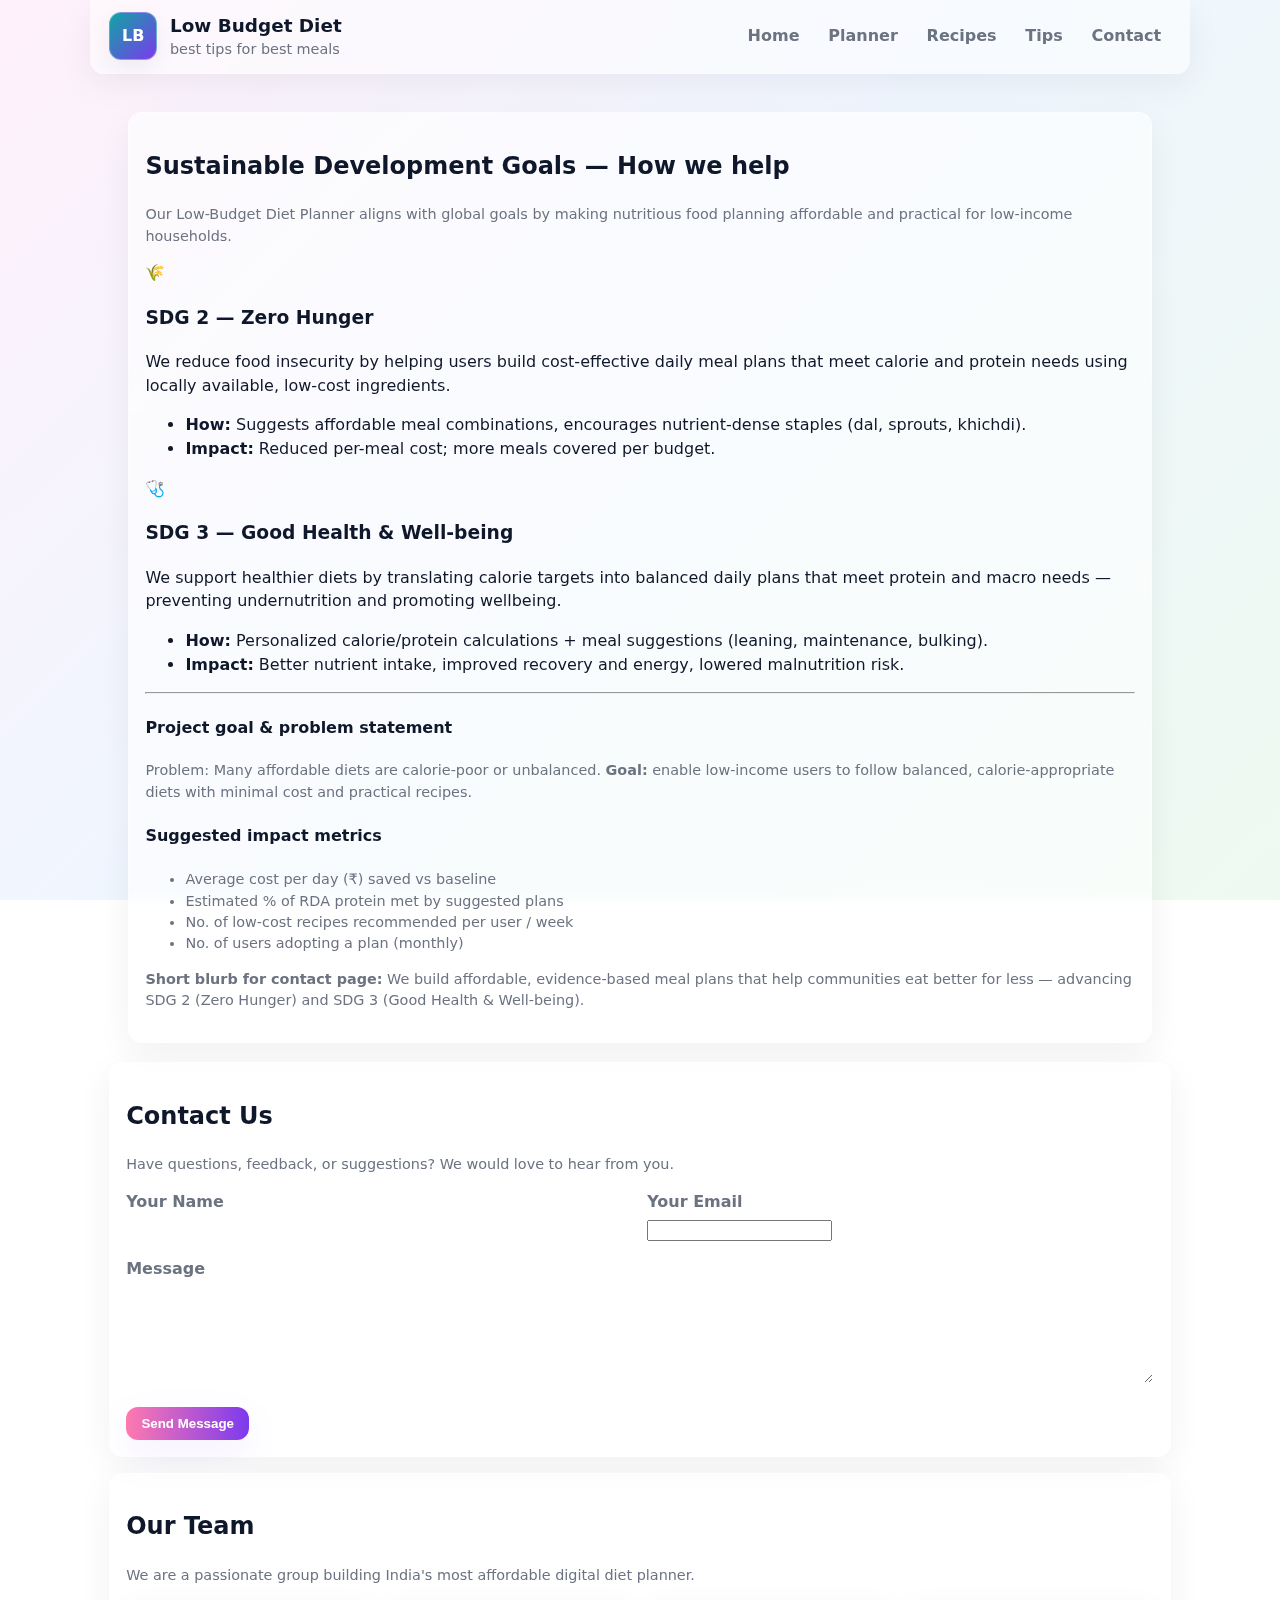
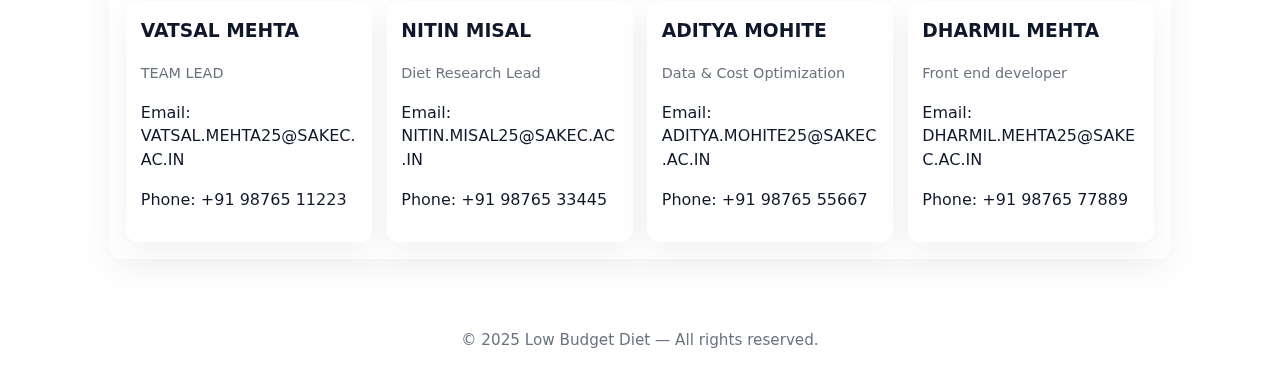
<file: contact.html>
<!DOCTYPE html>
<html lang="en">
<head>
  <meta charset="UTF-8">
  <title>Contact Us — Low Budget Diet</title>
  <meta name="viewport" content="width=device-width, initial-scale=1.0">
  <link rel="stylesheet" href="stylealt.css">
</head>
<body>

  <!-- Header -->
   <header class="site-header container" role="banner">
    <div class="brand">
      <div class="logo-badge" aria-hidden="true">LB</div>
      <div>
        <h1 class="brand-title">Low Budget Diet</h1>
        <div class="kicker">best tips for best meals</div>
      </div>
    </div>

    <nav class="nav">
      <a href="index.html">Home</a>
      <a href="planner.html">Planner</a>
      <a href="recipes.html">Recipes</a>
      <a href="tips.html">Tips</a>
      <a href="contact.html" aria-current="page">Contact</a>
    </nav>
  </header>

  <main class="container">
    <section class="sdg-section container" aria-labelledby="sdg-heading">
  <div class="card sdg-card">
    <h2 id="sdg-heading">Sustainable Development Goals — How we help</h2>
    <p class="small">Our Low-Budget Diet Planner aligns with global goals by making nutritious food planning affordable and practical for low-income households.</p>

    <div class="sdg-grid">
      <article class="sdg-item">
        <div class="sdg-icon">🌾</div>
        <h3>SDG 2 — Zero Hunger</h3>
        <p>We reduce food insecurity by helping users build cost-effective daily meal plans that meet calorie and protein needs using locally available, low-cost ingredients.</p>
        <ul>
          <li><strong>How:</strong> Suggests affordable meal combinations, encourages nutrient-dense staples (dal, sprouts, khichdi).</li>
          <li><strong>Impact:</strong> Reduced per-meal cost; more meals covered per budget.</li>
        </ul>
      </article>

      <article class="sdg-item">
        <div class="sdg-icon">🩺</div>
        <h3>SDG 3 — Good Health & Well-being</h3>
        <p>We support healthier diets by translating calorie targets into balanced daily plans that meet protein and macro needs — preventing undernutrition and promoting wellbeing.</p>
        <ul>
          <li><strong>How:</strong> Personalized calorie/protein calculations + meal suggestions (leaning, maintenance, bulking).</li>
          <li><strong>Impact:</strong> Better nutrient intake, improved recovery and energy, lowered malnutrition risk.</li>
        </ul>
      </article>
    </div>

    <hr>

    <h4>Project goal & problem statement</h4>
    <p class="small">Problem: Many affordable diets are calorie-poor or unbalanced. <strong>Goal:</strong> enable low-income users to follow balanced, calorie-appropriate diets with minimal cost and practical recipes.</p>

    <h4>Suggested impact metrics</h4>
    <ul class="small">
      <li>Average cost per day (₹) saved vs baseline</li>
      <li>Estimated % of RDA protein met by suggested plans</li>
      <li>No. of low-cost recipes recommended per user / week</li>
      <li>No. of users adopting a plan (monthly)</li>
    </ul>

    <p class="small"><strong>Short blurb for contact page:</strong> We build affordable, evidence-based meal plans that help communities eat better for less — advancing SDG 2 (Zero Hunger) and SDG 3 (Good Health & Well-being).</p>
  </div>
</section>
    <!-- Contact Section -->
    <section class="card" style="margin-bottom: 1rem;">
      <h2>Contact Us</h2>
      <p class="small">Have questions, feedback, or suggestions? We would love to hear from you.</p>

      <form id="contactForm">
        <div class="row">
          <div class="col">
            <label for="name">Your Name</label>
            <input type="text" id="name" required>
          </div>

          <div class="col">
            <label for="email">Your Email</label>
            <input type="email" id="email" required>
          </div>
        </div>

        <label for="message">Message</label>
        <textarea id="message" rows="5" required></textarea>

        <button type="submit" class="btn" style="margin-top: 1rem;">Send Message</button>

      </form>
    </section>

   <!-- Team Section -->
<section class="card">
  <h2>Our Team</h2>
  <p class="small">We are a passionate group building India's most affordable digital diet planner.</p>

  <div class="row" style="margin-top:1rem;">

    <!-- Team Member 1 -->
    <div class="col card team-card" style="min-width:240px;">
      <h3 style="margin-top:0;">VATSAL MEHTA</h3>
      <p class="small">TEAM LEAD</p>
      <p>Email: VATSAL.MEHTA25@SAKEC.AC.IN</p>
      <p>Phone: +91 98765 11223</p>
    </div>

    <!-- Team Member 2 -->
    <div class="col card team-card" style="min-width:240px;">
      <h3 style="margin-top:0;">NITIN MISAL</h3>
      <p class="small">Diet Research Lead</p>
      <p>Email: NITIN.MISAL25@SAKEC.AC.IN</p>
      <p>Phone: +91 98765 33445</p>
    </div>

    <!-- Team Member 3 -->
    <div class="col card team-card" style="min-width:240px;">
      <h3 style="margin-top:0;">ADITYA MOHITE</h3>
      <p class="small">Data & Cost Optimization</p>
      <p>Email: ADITYA.MOHITE25@SAKEC.AC.IN</p>
      <p>Phone: +91 98765 55667</p>
    </div>

    <!-- Team Member 4 -->
    <div class="col card team-card" style="min-width:240px;">
      <h3 style="margin-top:0;">DHARMIL MEHTA</h3>
      <p class="small">Front end developer</p>
      <p >Email: DHARMIL.MEHTA25@SAKEC.AC.IN</p>
      <p>Phone: +91 98765 77889</p>
    </div>

  </div>
</section>

  </main>

  <footer class="site-footer">
    <p>© 2025 Low Budget Diet — All rights reserved.</p>
  </footer>

</body>
</html>
</file>
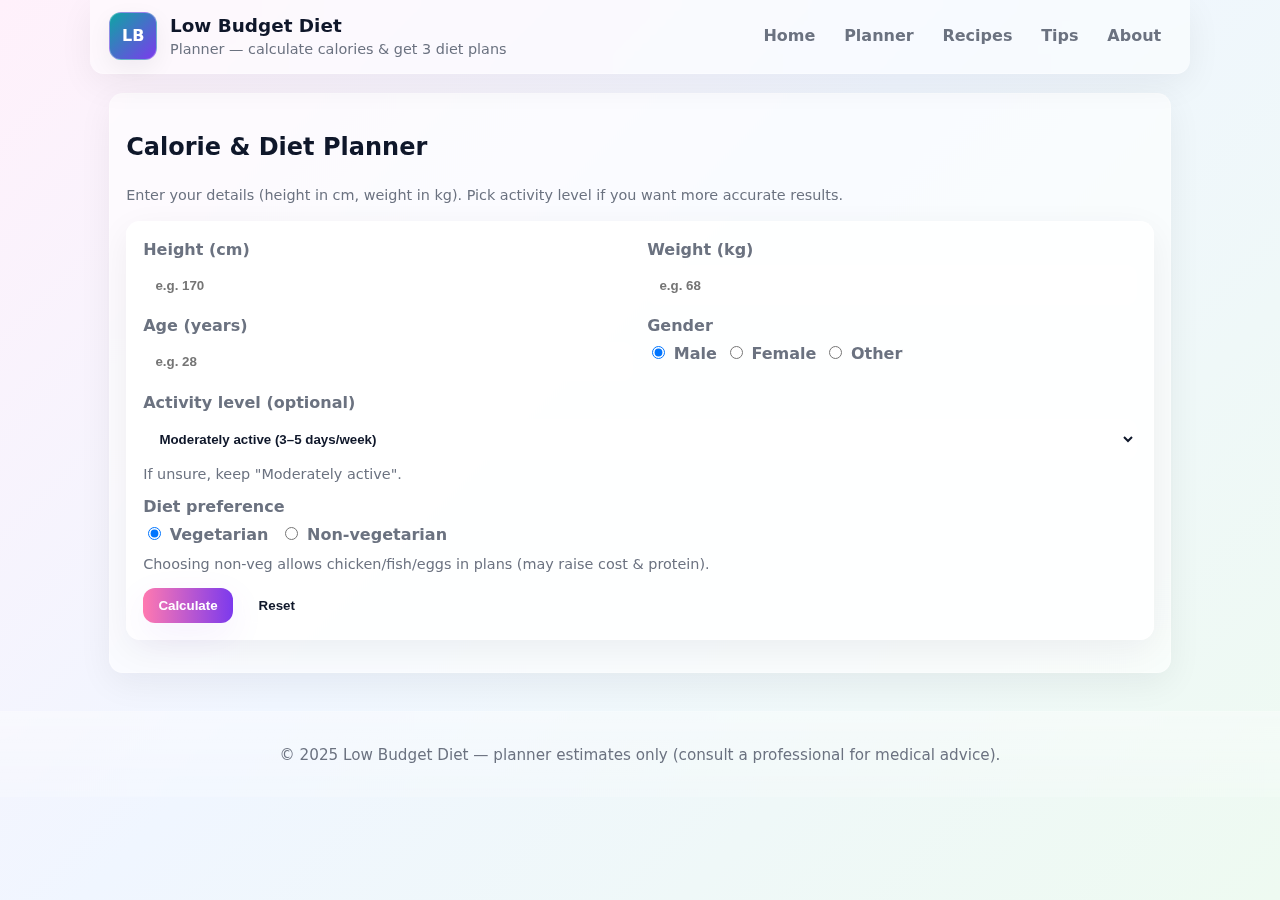
<file: planner.html>
<!doctype html>
<html lang="en">
<head>
  <meta charset="utf-8" />
  <title>Calorie Planner — Low Budget Diet</title>
  <meta name="viewport" content="width=device-width,initial-scale=1" />
  <link rel="stylesheet" href="stylealt.css" />
</head>
<body>
  <header class="site-header container" role="banner">
    <div class="brand">
      <div class="logo-badge" aria-hidden="true">LB</div>
      <div>
        <h1 class="brand-title">Low Budget Diet</h1>
        <div class="kicker">Planner — calculate calories & get 3 diet plans</div>
      </div>
    </div>

    <nav class="nav" role="navigation" aria-label="Main navigation">
      <a href="index.html">Home</a>
      <a href="planner.html" aria-current="page">Planner</a>
      <a href="recipes.html">Recipes</a>
      <a href="tips.html">Tips</a>
      <a href="about.html">About</a>
    </nav>
  </header>

  <main class="container" role="main">
    <section class="card" aria-labelledby="plannerHeading">
      <h2 id="plannerHeading">Calorie & Diet Planner</h2>
      <p class="small">Enter your details (height in cm, weight in kg). Pick activity level if you want more accurate results.</p>

      <form id="plannerForm" class="card" aria-label="Calorie planner form" novalidate>
        <div class="row">
          <div class="col">
            <label for="height">Height (cm)</label>
            <input id="height" name="height" type="number" inputmode="numeric" min="50" max="300" step="1" placeholder="e.g. 170" required>
          </div>

          <div class="col">
            <label for="weight">Weight (kg)</label>
            <input id="weight" name="weight" type="number" inputmode="numeric" min="20" max="500" step="0.1" placeholder="e.g. 68" required>
          </div>
        </div>

        <div class="row" style="margin-top:0.6rem;">
          <div class="col">
            <label for="age">Age (years)</label>
            <input id="age" name="age" type="number" min="10" max="120" step="1" placeholder="e.g. 28" required>
          </div>

          <div class="col">
            <label>Gender</label>
            <div style="display:flex; gap:0.5rem;">
              <label><input type="radio" name="gender" value="male" checked> Male</label>
              <label><input type="radio" name="gender" value="female"> Female</label>
              <label><input type="radio" name="gender" value="other"> Other</label>
            </div>
          </div>
        </div>

        <div style="margin-top:0.6rem;">
          <label for="activity">Activity level (optional)</label>
          <select id="activity" name="activity">
            <option value="1.2">Sedentary (little/no exercise)</option>
            <option value="1.375">Lightly active (light exercise 1–3 days/week)</option>
            <option value="1.55" selected>Moderately active (3–5 days/week)</option>
            <option value="1.725">Very active (hard exercise 6–7 days/week)</option>
          </select>
          <div class="small" style="margin-top:0.25rem;color:var(--muted);">If unsure, keep "Moderately active".</div>
        </div>
        <!-- Diet preference (veg / non-veg) -->
<div class="form-row" style="margin:0.6rem 0;">
  <label style="font-weight:800; margin-bottom:0.25rem;">Diet preference</label>
  <div style="display:flex; gap:0.75rem; align-items:center;">
    <label style="font-weight:700;">
      <input type="radio" name="diet" value="veg" checked> Vegetarian
    </label>
    <label style="font-weight:700;">
      <input type="radio" name="diet" value="nonveg"> Non-vegetarian
    </label>
  </div>
  <div class="small" style="margin-top:0.25rem; color:var(--muted);">
    Choosing non-veg allows chicken/fish/eggs in plans (may raise cost & protein).
  </div>
</div>

        <div style="margin-top:0.8rem; display:flex; gap:0.6rem;">
          <button type="submit" class="btn">Calculate</button>
          <button type="reset" class="btn ghost">Reset</button>
        </div>
      </form>

      <div id="results" style="margin-top:1rem;"></div>
    </section>
  </main>

  <footer class="site-footer">
    <p>© 2025 Low Budget Diet — planner estimates only (consult a professional for medical advice).</p>
  </footer>

  <!-- Include planner.js (separate file) -->
  <script src="planner.js"></script>
</body>
</html>
</file>
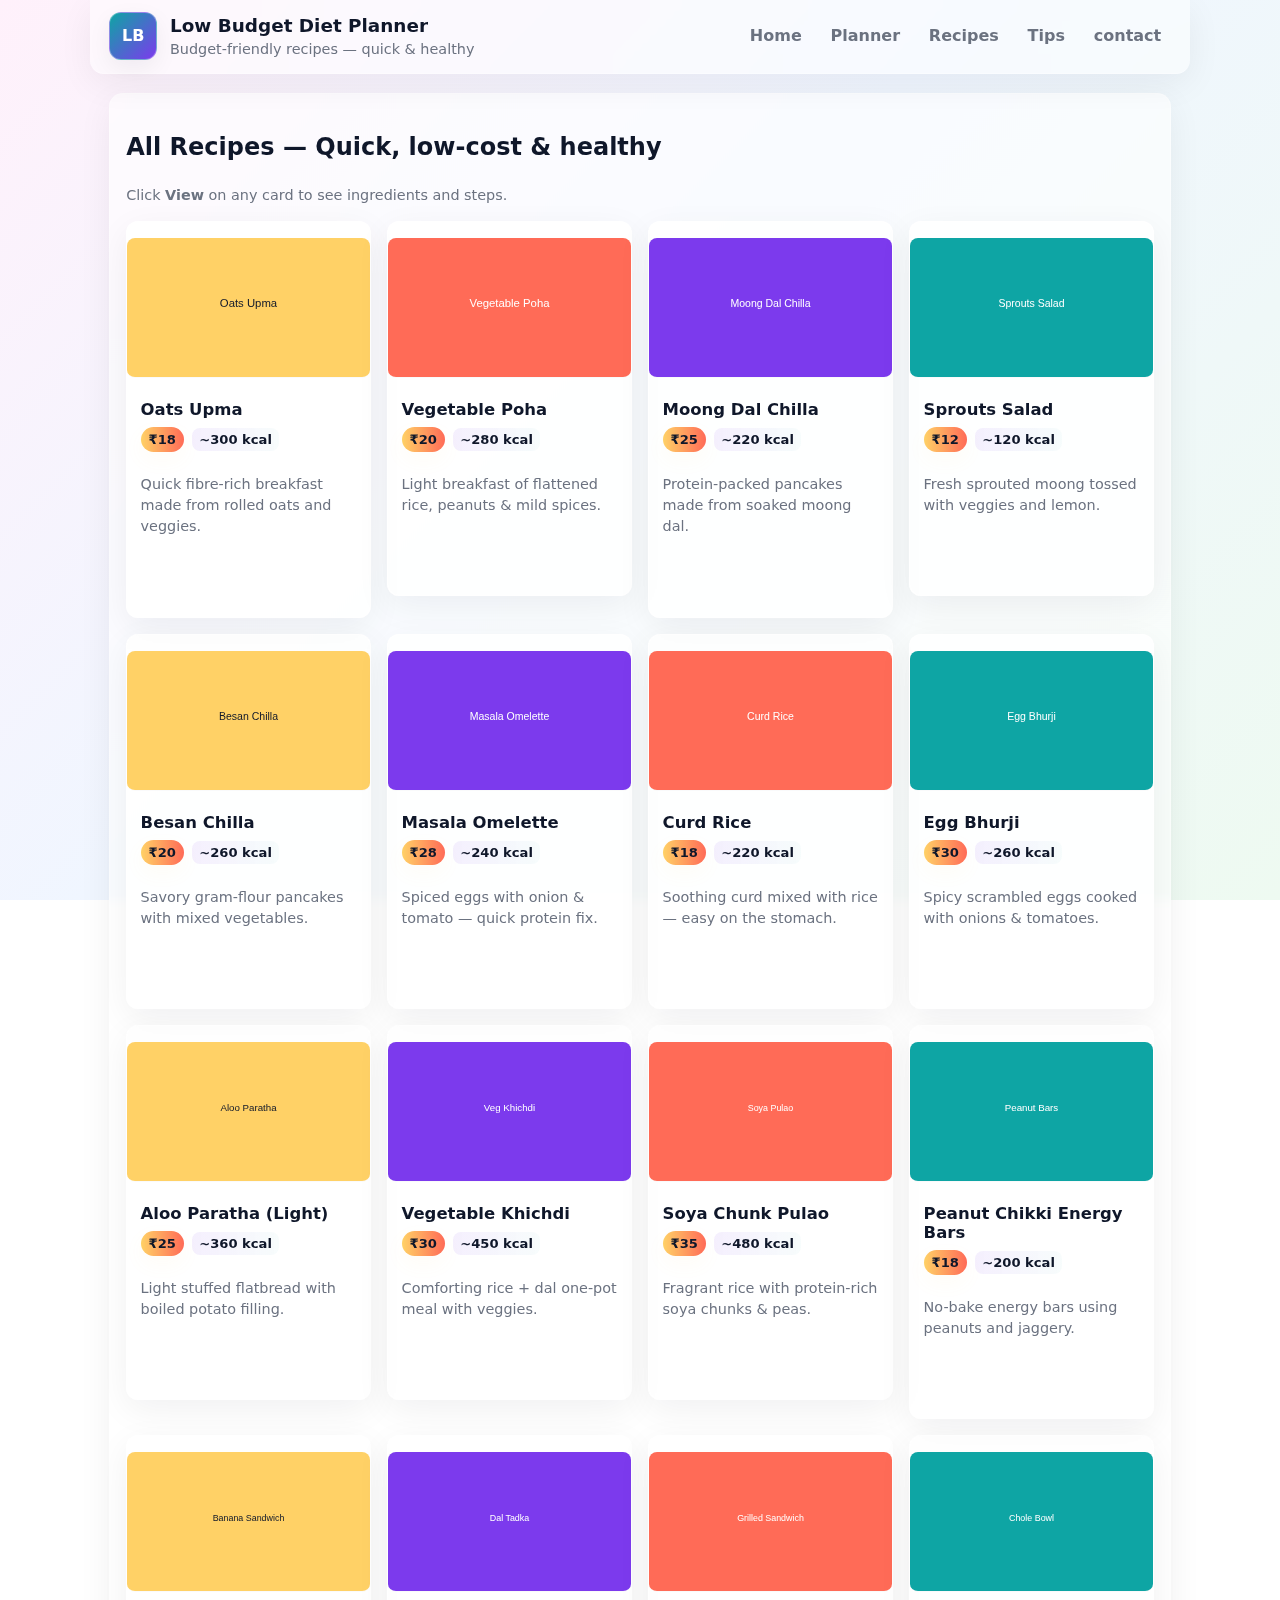
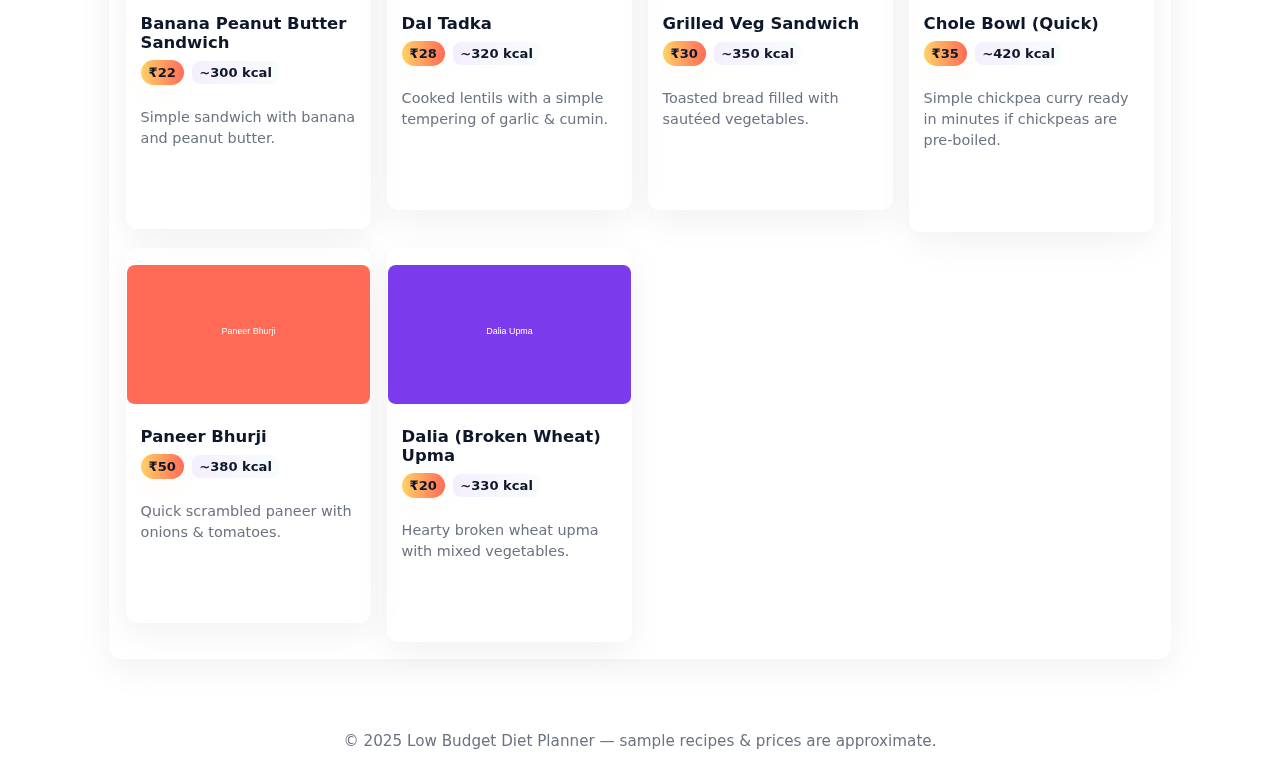
<file: recipes.html>
<!doctype html>
<html lang="en">
<head>
  <meta charset="utf-8" />
  <title>Recipes — Low Budget Diet Planner</title>
  <meta name="viewport" content="width=device-width,initial-scale=1" />
  <!-- Uses your main stylesheet -->
  <link rel="stylesheet" href="stylealt.css" />
</head>
<body>
  <header class="site-header container" role="banner">
    <div class="brand">
      <div class="logo-badge">LB</div>
      <div>
        <h1 class="brand-title">Low Budget Diet Planner</h1>
        <div class="kicker">Budget-friendly recipes — quick & healthy</div>
      </div>
    </div>
    <nav class="nav" role="navigation" aria-label="Main navigation">
      <a href="index.html">Home</a>
      <a href="planner.html">Planner</a>
      <a href="recipes.html" aria-current="page">Recipes</a>
      <a href="tips.html">Tips</a>
      <a href="contact.html">contact</a>
    </nav>
  </header>

  <main class="container" role="main">
    <section class="card" aria-labelledby="recipesHeading">
      <h2 id="recipesHeading">All Recipes — Quick, low-cost & healthy</h2>
      <p class="small">Click <strong>View</strong> on any card to see ingredients and steps.</p>

      <div class="recipes-grid" role="list" aria-label="Recipe list">

        <!-- 1 Oats Upma -->
        <article class="recipe-card" role="listitem" data-recipe="oats-upma" tabindex="0">
          <img src='data:image/svg+xml;utf8,<svg xmlns="http://www.w3.org/2000/svg" width="600" height="400"><rect width="100%" height="100%" fill="%23ffd166"/><text x="50%" y="50%" font-family="Arial" font-size="28" text-anchor="middle" fill="%230f172a">Oats Upma</text></svg>' alt="Oats Upma">
          <div class="card-content">
            <h4>Oats Upma</h4>
            <div class="meta"><span class="price-tag">₹18</span><span class="kcal">~300 kcal</span></div>
            <p class="small">Quick fibre-rich breakfast made from rolled oats and veggies.</p>
          </div>
          <div class="card-actions"><button class="btn small view-btn" data-recipe="oats-upma">View</button></div>
        </article>

        <!-- 2 Vegetable Poha -->
        <article class="recipe-card" role="listitem" data-recipe="veg-poha" tabindex="0">
          <img src='data:image/svg+xml;utf8,<svg xmlns="http://www.w3.org/2000/svg" width="600" height="400"><rect width="100%" height="100%" fill="%23ff6b57"/><text x="50%" y="50%" font-family="Arial" font-size="28" text-anchor="middle" fill="white">Vegetable Poha</text></svg>' alt="Vegetable Poha">
          <div class="card-content">
            <h4>Vegetable Poha</h4>
            <div class="meta"><span class="price-tag">₹20</span><span class="kcal">~280 kcal</span></div>
            <p class="small">Light breakfast of flattened rice, peanuts & mild spices.</p>
          </div>
          <div class="card-actions"><button class="btn small view-btn" data-recipe="veg-poha">View</button></div>
        </article>

        <!-- 3 Moong Dal Chilla -->
        <article class="recipe-card" role="listitem" data-recipe="moong-chilla" tabindex="0">
          <img src='data:image/svg+xml;utf8,<svg xmlns="http://www.w3.org/2000/svg" width="600" height="400"><rect width="100%" height="100%" fill="%237c3aed"/><text x="50%" y="50%" font-family="Arial" font-size="26" text-anchor="middle" fill="white">Moong Dal Chilla</text></svg>' alt="Moong Dal Chilla">
          <div class="card-content">
            <h4>Moong Dal Chilla</h4>
            <div class="meta"><span class="price-tag">₹25</span><span class="kcal">~220 kcal</span></div>
            <p class="small">Protein-packed pancakes made from soaked moong dal.</p>
          </div>
          <div class="card-actions"><button class="btn small view-btn" data-recipe="moong-chilla">View</button></div>
        </article>

        <!-- 4 Sprouts Salad -->
        <article class="recipe-card" role="listitem" data-recipe="sprouts-salad" tabindex="0">
          <img src='data:image/svg+xml;utf8,<svg xmlns="http://www.w3.org/2000/svg" width="600" height="400"><rect width="100%" height="100%" fill="%230ea5a4"/><text x="50%" y="50%" font-family="Arial" font-size="26" text-anchor="middle" fill="white">Sprouts Salad</text></svg>' alt="Sprouts Salad">
          <div class="card-content">
            <h4>Sprouts Salad</h4>
            <div class="meta"><span class="price-tag">₹12</span><span class="kcal">~120 kcal</span></div>
            <p class="small">Fresh sprouted moong tossed with veggies and lemon.</p>
          </div>
          <div class="card-actions"><button class="btn small view-btn" data-recipe="sprouts-salad">View</button></div>
        </article>

        <!-- 5 Besan Chilla -->
        <article class="recipe-card" role="listitem" data-recipe="besan-chilla" tabindex="0">
          <img src='data:image/svg+xml;utf8,<svg xmlns="http://www.w3.org/2000/svg" width="600" height="400"><rect width="100%" height="100%" fill="%23ffd166"/><text x="50%" y="50%" font-family="Arial" font-size="26" text-anchor="middle" fill="%230f172a">Besan Chilla</text></svg>' alt="Besan Chilla">
          <div class="card-content">
            <h4>Besan Chilla</h4>
            <div class="meta"><span class="price-tag">₹20</span><span class="kcal">~260 kcal</span></div>
            <p class="small">Savory gram-flour pancakes with mixed vegetables.</p>
          </div>
          <div class="card-actions"><button class="btn small view-btn" data-recipe="besan-chilla">View</button></div>
        </article>

        <!-- 6 Masala Omelette -->
        <article class="recipe-card" role="listitem" data-recipe="masala-omelette" tabindex="0">
          <img src='data:image/svg+xml;utf8,<svg xmlns="http://www.w3.org/2000/svg" width="600" height="400"><rect width="100%" height="100%" fill="%237c3aed"/><text x="50%" y="50%" font-family="Arial" font-size="26" text-anchor="middle" fill="white">Masala Omelette</text></svg>' alt="Masala Omelette">
          <div class="card-content">
            <h4>Masala Omelette</h4>
            <div class="meta"><span class="price-tag">₹28</span><span class="kcal">~240 kcal</span></div>
            <p class="small">Spiced eggs with onion & tomato — quick protein fix.</p>
          </div>
          <div class="card-actions"><button class="btn small view-btn" data-recipe="masala-omelette">View</button></div>
        </article>

        <!-- 7 Curd Rice -->
        <article class="recipe-card" role="listitem" data-recipe="curd-rice" tabindex="0">
          <img src='data:image/svg+xml;utf8,<svg xmlns="http://www.w3.org/2000/svg" width="600" height="400"><rect width="100%" height="100%" fill="%23ff6b57"/><text x="50%" y="50%" font-family="Arial" font-size="26" text-anchor="middle" fill="white">Curd Rice</text></svg>' alt="Curd Rice">
          <div class="card-content">
            <h4>Curd Rice</h4>
            <div class="meta"><span class="price-tag">₹18</span><span class="kcal">~220 kcal</span></div>
            <p class="small">Soothing curd mixed with rice — easy on the stomach.</p>
          </div>
          <div class="card-actions"><button class="btn small view-btn" data-recipe="curd-rice">View</button></div>
        </article>

        <!-- 8 Egg Bhurji -->
        <article class="recipe-card" role="listitem" data-recipe="egg-bhurji" tabindex="0">
          <img src='data:image/svg+xml;utf8,<svg xmlns="http://www.w3.org/2000/svg" width="600" height="400"><rect width="100%" height="100%" fill="%230ea5a4"/><text x="50%" y="50%" font-family="Arial" font-size="26" text-anchor="middle" fill="white">Egg Bhurji</text></svg>' alt="Egg Bhurji">
          <div class="card-content">
            <h4>Egg Bhurji</h4>
            <div class="meta"><span class="price-tag">₹30</span><span class="kcal">~260 kcal</span></div>
            <p class="small">Spicy scrambled eggs cooked with onions & tomatoes.</p>
          </div>
          <div class="card-actions"><button class="btn small view-btn" data-recipe="egg-bhurji">View</button></div>
        </article>

        <!-- 9 Aloo Paratha (Light) -->
        <article class="recipe-card" role="listitem" data-recipe="aloo-paratha" tabindex="0">
          <img src='data:image/svg+xml;utf8,<svg xmlns="http://www.w3.org/2000/svg" width="600" height="400"><rect width="100%" height="100%" fill="%23ffd166"/><text x="50%" y="50%" font-family="Arial" font-size="24" text-anchor="middle" fill="%230f172a">Aloo Paratha</text></svg>' alt="Aloo Paratha">
          <div class="card-content">
            <h4>Aloo Paratha (Light)</h4>
            <div class="meta"><span class="price-tag">₹25</span><span class="kcal">~360 kcal</span></div>
            <p class="small">Light stuffed flatbread with boiled potato filling.</p>
          </div>
          <div class="card-actions"><button class="btn small view-btn" data-recipe="aloo-paratha">View</button></div>
        </article>

        <!-- 10 Vegetable Khichdi -->
        <article class="recipe-card" role="listitem" data-recipe="veg-khichdi" tabindex="0">
          <img src='data:image/svg+xml;utf8,<svg xmlns="http://www.w3.org/2000/svg" width="600" height="400"><rect width="100%" height="100%" fill="%237c3aed"/><text x="50%" y="50%" font-family="Arial" font-size="24" text-anchor="middle" fill="white">Veg Khichdi</text></svg>' alt="Vegetable Khichdi">
          <div class="card-content">
            <h4>Vegetable Khichdi</h4>
            <div class="meta"><span class="price-tag">₹30</span><span class="kcal">~450 kcal</span></div>
            <p class="small">Comforting rice + dal one-pot meal with veggies.</p>
          </div>
          <div class="card-actions"><button class="btn small view-btn" data-recipe="veg-khichdi">View</button></div>
        </article>

        <!-- 11 Soya Chunk Pulao -->
        <article class="recipe-card" role="listitem" data-recipe="soya-pulao" tabindex="0">
          <img src='data:image/svg+xml;utf8,<svg xmlns="http://www.w3.org/2000/svg" width="600" height="400"><rect width="100%" height="100%" fill="%23ff6b57"/><text x="50%" y="50%" font-family="Arial" font-size="22" text-anchor="middle" fill="white">Soya Pulao</text></svg>' alt="Soya Pulao">
          <div class="card-content">
            <h4>Soya Chunk Pulao</h4>
            <div class="meta"><span class="price-tag">₹35</span><span class="kcal">~480 kcal</span></div>
            <p class="small">Fragrant rice with protein-rich soya chunks & peas.</p>
          </div>
          <div class="card-actions"><button class="btn small view-btn" data-recipe="soya-pulao">View</button></div>
        </article>

        <!-- 12 Peanut Chikki Bars -->
        <article class="recipe-card" role="listitem" data-recipe="peanut-bars" tabindex="0">
          <img src='data:image/svg+xml;utf8,<svg xmlns="http://www.w3.org/2000/svg" width="600" height="400"><rect width="100%" height="100%" fill="%230ea5a4"/><text x="50%" y="50%" font-family="Arial" font-size="24" text-anchor="middle" fill="white">Peanut Bars</text></svg>' alt="Peanut Chikki Bars">
          <div class="card-content">
            <h4>Peanut Chikki Energy Bars</h4>
            <div class="meta"><span class="price-tag">₹18</span><span class="kcal">~200 kcal</span></div>
            <p class="small">No-bake energy bars using peanuts and jaggery.</p>
          </div>
          <div class="card-actions"><button class="btn small view-btn" data-recipe="peanut-bars">View</button></div>
        </article>

        <!-- 13 Banana Peanut Sandwich -->
        <article class="recipe-card" role="listitem" data-recipe="banana-sandwich" tabindex="0">
          <img src='data:image/svg+xml;utf8,<svg xmlns="http://www.w3.org/2000/svg" width="600" height="400"><rect width="100%" height="100%" fill="%23ffd166"/><text x="50%" y="50%" font-family="Arial" font-size="22" text-anchor="middle" fill="%230f172a">Banana Sandwich</text></svg>' alt="Banana Peanut Sandwich">
          <div class="card-content">
            <h4>Banana Peanut Butter Sandwich</h4>
            <div class="meta"><span class="price-tag">₹22</span><span class="kcal">~300 kcal</span></div>
            <p class="small">Simple sandwich with banana and peanut butter.</p>
          </div>
          <div class="card-actions"><button class="btn small view-btn" data-recipe="banana-sandwich">View</button></div>
        </article>

        <!-- 14 Dal Tadka -->
        <article class="recipe-card" role="listitem" data-recipe="dal-tadka" tabindex="0">
          <img src='data:image/svg+xml;utf8,<svg xmlns="http://www.w3.org/2000/svg" width="600" height="400"><rect width="100%" height="100%" fill="%237c3aed"/><text x="50%" y="50%" font-family="Arial" font-size="22" text-anchor="middle" fill="white">Dal Tadka</text></svg>' alt="Dal Tadka">
          <div class="card-content">
            <h4>Dal Tadka</h4>
            <div class="meta"><span class="price-tag">₹28</span><span class="kcal">~320 kcal</span></div>
            <p class="small">Cooked lentils with a simple tempering of garlic & cumin.</p>
          </div>
          <div class="card-actions"><button class="btn small view-btn" data-recipe="dal-tadka">View</button></div>
        </article>

        <!-- 15 Grilled Veg Sandwich -->
        <article class="recipe-card" role="listitem" data-recipe="grilled-sandwich" tabindex="0">
          <img src='data:image/svg+xml;utf8,<svg xmlns="http://www.w3.org/2000/svg" width="600" height="400"><rect width="100%" height="100%" fill="%23ff6b57"/><text x="50%" y="50%" font-family="Arial" font-size="22" text-anchor="middle" fill="white">Grilled Sandwich</text></svg>' alt="Grilled Veg Sandwich">
          <div class="card-content">
            <h4>Grilled Veg Sandwich</h4>
            <div class="meta"><span class="price-tag">₹30</span><span class="kcal">~350 kcal</span></div>
            <p class="small">Toasted bread filled with sautéed vegetables.</p>
          </div>
          <div class="card-actions"><button class="btn small view-btn" data-recipe="grilled-sandwich">View</button></div>
        </article>

        <!-- 16 Chole Bowl -->
        <article class="recipe-card" role="listitem" data-recipe="chole" tabindex="0">
          <img src='data:image/svg+xml;utf8,<svg xmlns="http://www.w3.org/2000/svg" width="600" height="400"><rect width="100%" height="100%" fill="%230ea5a4"/><text x="50%" y="50%" font-family="Arial" font-size="22" text-anchor="middle" fill="white">Chole Bowl</text></svg>' alt="Chole Bowl">
          <div class="card-content">
            <h4>Chole Bowl (Quick)</h4>
            <div class="meta"><span class="price-tag">₹35</span><span class="kcal">~420 kcal</span></div>
            <p class="small">Simple chickpea curry ready in minutes if chickpeas are pre-boiled.</p>
          </div>
          <div class="card-actions"><button class="btn small view-btn" data-recipe="chole">View</button></div>
        </article>

        <!-- 17 Paneer Bhurji -->
        <article class="recipe-card" role="listitem" data-recipe="paneer-bhurji" tabindex="0">
          <img src='data:image/svg+xml;utf8,<svg xmlns="http://www.w3.org/2000/svg" width="600" height="400"><rect width="100%" height="100%" fill="%23ff6b57"/><text x="50%" y="50%" font-family="Arial" font-size="22" text-anchor="middle" fill="white">Paneer Bhurji</text></svg>' alt="Paneer Bhurji">
          <div class="card-content">
            <h4>Paneer Bhurji</h4>
            <div class="meta"><span class="price-tag">₹50</span><span class="kcal">~380 kcal</span></div>
            <p class="small">Quick scrambled paneer with onions & tomatoes.</p>
          </div>
          <div class="card-actions"><button class="btn small view-btn" data-recipe="paneer-bhurji">View</button></div>
        </article>

        <!-- 18 Dalia Upma -->
        <article class="recipe-card" role="listitem" data-recipe="dalia-upma" tabindex="0">
          <img src='data:image/svg+xml;utf8,<svg xmlns="http://www.w3.org/2000/svg" width="600" height="400"><rect width="100%" height="100%" fill="%237c3aed"/><text x="50%" y="50%" font-family="Arial" font-size="22" text-anchor="middle" fill="white">Dalia Upma</text></svg>' alt="Dalia Upma">
          <div class="card-content">
            <h4>Dalia (Broken Wheat) Upma</h4>
            <div class="meta"><span class="price-tag">₹20</span><span class="kcal">~330 kcal</span></div>
            <p class="small">Hearty broken wheat upma with mixed vegetables.</p>
          </div>
          <div class="card-actions"><button class="btn small view-btn" data-recipe="dalia-upma">View</button></div>
        </article>

      </div> <!-- end recipes-grid -->
    </section>
  </main>

  <footer class="site-footer">
    <p>© 2025 Low Budget Diet Planner — sample recipes & prices are approximate.</p>
  </footer>

  <!-- Focus dialog (reused across site) -->
  <dialog id="focusDialog" aria-labelledby="focusTitle">
    <h3 id="focusTitle">Recipe</h3>
    <div id="focusContent" style="white-space: pre-wrap;"></div>
    <div style="margin-top:0.8rem;">
      <button id="closeFocus" class="btn small" type="button">Close</button>
    </div>
  </dialog>

  <!-- JavaScript: recipe details + view button handlers -->
  <script>
    const recipeDetails = {
      "oats-upma": `Oats Upma\n\nIngredients:\n- 1 cup rolled oats\n- 1 onion (chopped)\n- 1 tomato (chopped)\n- 1 small carrot (chopped)\n- 1 tsp mustard seeds\n- 1 green chilli\n- Salt, turmeric\n\nSteps:\n1) Dry roast oats 2–3 minutes and keep aside.\n2) Heat oil, add mustard seeds, onion and chilli.\n3) Add tomato, carrot, turmeric and salt.\n4) Add roasted oats + 1/2 cup water.\n5) Mix and cook for 3 minutes.\n\nHealthy: High fibre, low calories, filling.`,

      "veg-poha": `Vegetable Poha\n\nIngredients:\n- 1 cup poha\n- 1 onion, 1 potato\n- Curry leaves, peanuts\n- Turmeric, lemon, coriander\n\nSteps:\n1) Wash poha and drain.\n2) Fry peanuts and keep aside.\n3) Sauté onion + potato until soft.\n4) Add turmeric + salt + poha.\n5) Mix well, finish with lemon & coriander.\n\nHealthy: Light, low oil, quick carbs for energy.`,

      "moong-chilla": `Moong Dal Chilla\n\nIngredients:\n- 1 cup soaked moong dal\n- Ginger, green chilli, salt\n- (Optional) onion, carrot, coriander\n\nSteps:\n1) Blend soaked dal to thick batter.\n2) Mix in veggies & salt.\n3) Pour like a pancake on a hot tawa and cook both sides.\n\nHealthy: High protein and inexpensive.`,

      "sprouts-salad": `Sprouts Salad\n\nIngredients:\n- 1 cup moong sprouts\n- 1 small onion, 1 tomato, 1/2 cucumber\n- Lemon, salt, chaat masala\n\nSteps:\n1) Toss sprouts with chopped veggies.\n2) Add lemon, salt & chaat masala.\n3) Serve chilled.\n\nHealthy: Fresh micronutrients & plant protein.`,

      "besan-chilla": `Besan Chilla\n\nIngredients:\n- 1 cup besan (gram flour)\n- Onion, capsicum, coriander\n- Salt, turmeric\n\nSteps:\n1) Make thin batter with water.\n2) Add finely chopped vegetables.\n3) Cook on hot griddle like pancake.\n\nHealthy: Cheap source of protein.`,

      "masala-omelette": `Masala Omelette\n\nIngredients:\n- 2 eggs\n- 1 small onion, 1 tomato, chilli\n- Salt & pepper\n\nSteps:\n1) Beat eggs, mix chopped veggies.\n2) Season and cook on tawa until set.\n\nHealthy: Fast, high-protein meal.`,

      "curd-rice": `Curd Rice\n\nIngredients:\n- 1 cup cooked rice\n- 1/2 cup curd\n- Salt to taste\n- Tempering: mustard seeds, curry leaves\n\nSteps:\n1) Mix curd with rice and salt.\n2) Add tempering of mustard & curry leaves.\n\nHealthy: Easy on digestion, probiotic benefits.`,

      "egg-bhurji": `Egg Bhurji\n\nIngredients:\n- 2–3 eggs\n- 1 onion, 1 tomato\n- Turmeric, chilli, salt\n\nSteps:\n1) Sauté onions & tomatoes.\n2) Add beaten eggs and scramble until cooked.\n\nHealthy: Quick protein-packed dish.`,

      "aloo-paratha": `Aloo Paratha (Light)\n\nIngredients:\n- Atta dough (as needed)\n- 1 boiled potato (mashed)\n- Salt, chilli, coriander\n\nSteps:\n1) Mix mashed potato with spices.\n2) Stuff into dough ball and roll.\n3) Cook with minimal oil on tawa.\n\nHealthy: Homemade carbs & satiety.`,

      "veg-khichdi": `Vegetable Khichdi\n\nIngredients:\n- 1/2 cup rice\n- 1/2 cup moong dal\n- Mixed vegetables (carrot, peas)\n- Salt, turmeric\n\nSteps:\n1) Rinse rice & dal. Add vegetables and spices.\n2) Pressure cook 3 whistles or cook until soft.\n\nHealthy: Balanced, comforting & easy to digest.`,

      "soya-pulao": `Soya Chunk Pulao\n\nIngredients:\n- 1 cup rice\n- 1/2 cup soya chunks (soaked)\n- 1 onion, peas\n- Garam masala, salt\n\nSteps:\n1) Rehydrate soya chunks in hot water.\n2) Sauté onion & veggies, add rice and soya.\n3) Cook until rice is done.\n\nHealthy: Good protein substitute for low cost.`,

      "peanut-bars": `Peanut Chikki Energy Bars\n\nIngredients:\n- 1 cup peanuts\n- 1/2 cup jaggery (adjust)\n\nSteps:\n1) Roast peanuts and slightly crush.\n2) Melt jaggery to syrup, mix with peanuts.\n3) Press into tray, set and cut into bars.\n\nHealthy: Natural sugar + protein snack.`,

      "banana-sandwich": `Banana Peanut Butter Sandwich\n\nIngredients:\n- 2 slices whole wheat bread\n- 1 banana, sliced\n- 1 tbsp peanut butter\n\nSteps:\n1) Spread peanut butter on bread.\n2) Layer sliced banana and close sandwich.\n3) Toast if you like.\n\nHealthy: Quick carbs + healthy fats.`,

      "dal-tadka": `Dal Tadka (Budget)\n\nIngredients:\n- 1 cup dal (toor / masoor / moong)\n- Garlic, cumin, ghee (optional)\n\nSteps:\n1) Pressure-cook the dal until soft.\n2) Temper with hot oil/ghee, garlic & cumin.\n3) Pour over dal and serve.\n\nHealthy: Inexpensive protein-rich meal.`,

      "grilled-sandwich": `Grilled Veg Sandwich\n\nIngredients:\n- Bread slices\n- Onion, tomato, capsicum\n- Chutney or seasoning\n\nSteps:\n1) Layer sautéed/raw veggies on bread.\n2) Add chutney or seasoning and grill.\n\nHealthy: High fibre, quick lunch option.`,

      "chole": `Chole Bowl (Quick)\n\nIngredients:\n- 1 cup boiled chickpeas\n- 1 onion, 1 tomato\n- Chole masala, salt\n\nSteps:\n1) Sauté onion & tomato, add chole masala.\n2) Add boiled chickpeas and simmer 5 minutes.\n\nHealthy: Filling and rich in iron/protein.`,

      "paneer-bhurji": `Paneer Bhurji (Cheap)\n\nIngredients:\n- 100g paneer (crumbled)\n- 1 onion, 1 tomato\n- Turmeric, salt\n\nSteps:\n1) Sauté onions & tomato.\n2) Add crumbled paneer and cook briefly.\n\nHealthy: High protein, low-carb option.`,

      "dalia-upma": `Dalia (Broken Wheat) Upma\n\nIngredients:\n- 1 cup dalia (broken wheat)\n- Mixed vegetables\n- Mustard seeds, chilli, salt\n\nSteps:\n1) Roast dalia lightly.\n2) Sauté vegetables, add dalia and 2 cups water.\n3) Cook until soft.\n\nHealthy: Slow-digesting carbs, keeps you full.`
    };

    // Dialog handlers
    const focusDialog = document.getElementById('focusDialog');
    const focusContent = document.getElementById('focusContent');
    const closeFocus = document.getElementById('closeFocus');

    document.querySelectorAll('.view-btn').forEach(btn => {
      btn.addEventListener('click', () => {
        const key = btn.getAttribute('data-recipe');
        const text = recipeDetails[key] || 'Recipe not found.';
        focusContent.textContent = text;
        if (typeof focusDialog.showModal === 'function') {
          focusDialog.showModal();
        } else {
          alert(text); // fallback
        }
      });
    });

    closeFocus.addEventListener('click', () => focusDialog.close());
    window.addEventListener('keydown', (e) => {
      if (e.key === 'Escape' && focusDialog.open) focusDialog.close();
    });

  </script>
</body>
</html>
</file>
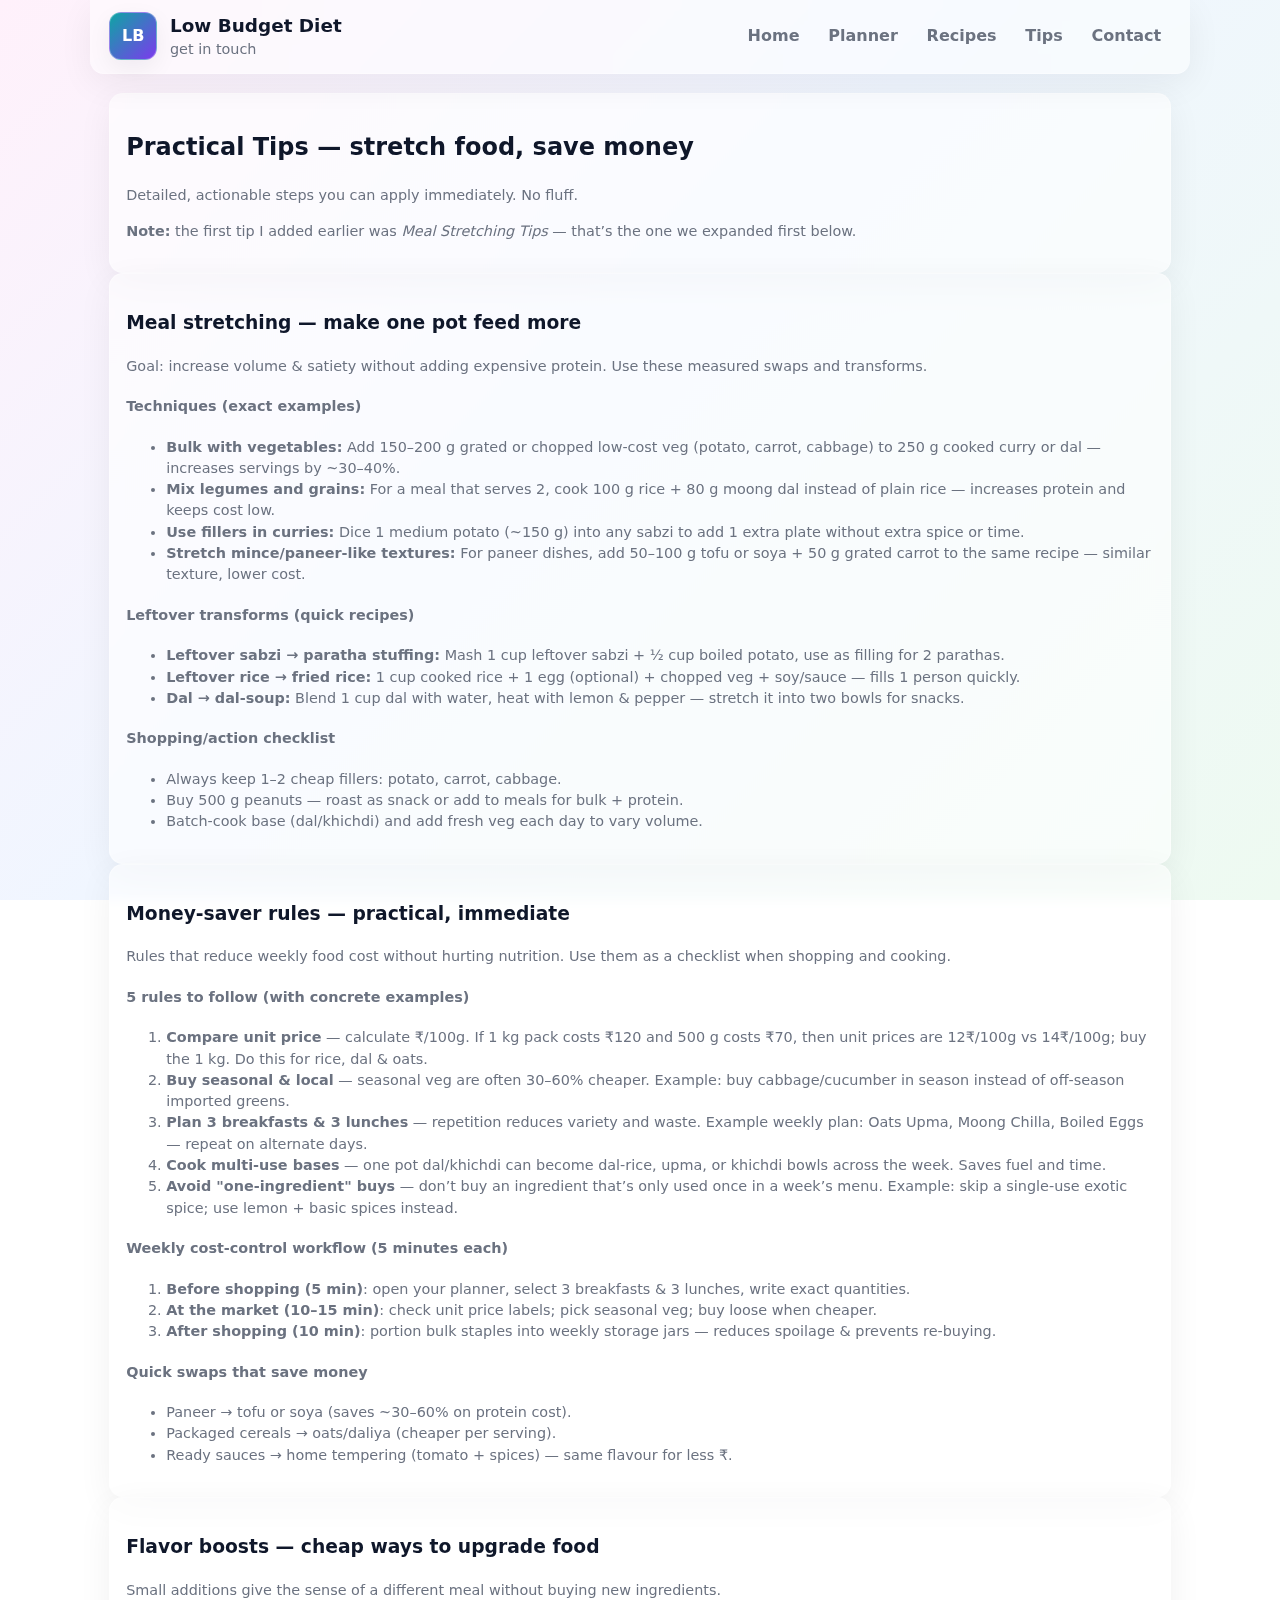
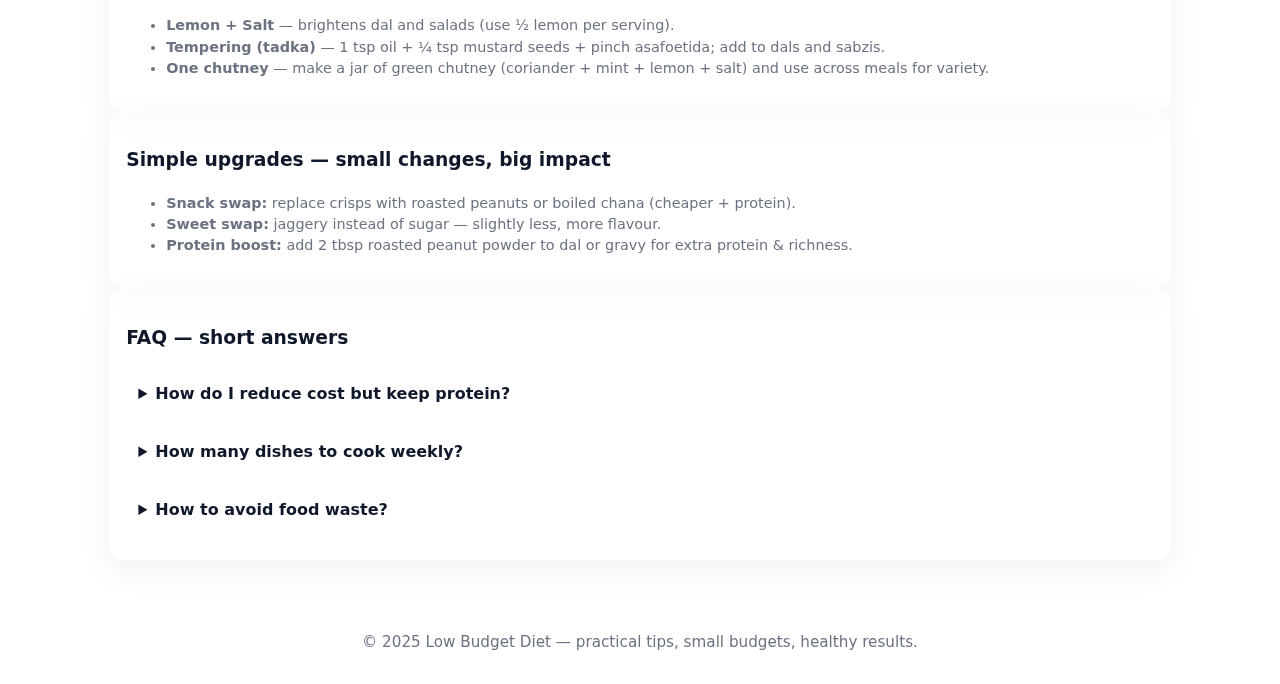
<file: tips.html>
<!doctype html>
<html lang="en">
<head>
  <meta charset="utf-8" />
  <title>Tips — Low Budget Diet</title>
  <meta name="viewport" content="width=device-width,initial-scale=1" />
  <link rel="stylesheet" href="stylealt.css">
</head>
<body>

  <!-- Header -->
  <header class="site-header container" role="banner">
    <div class="brand">
      <div class="logo-badge" aria-hidden="true">LB</div>
      <div>
        <h1 class="brand-title">Low Budget Diet</h1>
        <div class="kicker">get in touch</div>
      </div>
    </div>

    <nav class="nav">
      <a href="index.html">Home</a>
      <a href="planner.html">Planner</a>
      <a href="recipes.html">Recipes</a>
      <a href="tips.html" aria-current="page">Tips</a>
      <a href="contact.html">Contact</a>
    </nav>
  </header>

  <main class="container">

    <section class="card">
      <h2>Practical Tips — stretch food, save money</h2>
      <p class="small kicker">Detailed, actionable steps you can apply immediately. No fluff.</p>
      <p class="small"><strong>Note:</strong> the first tip I added earlier was <em>Meal Stretching Tips</em> — that’s the one we expanded first below.</p>
    </section>

    <!-- Meal Stretching (detailed) -->
    <section class="card">
      <h3>Meal stretching — make one pot feed more</h3>
      <p class="small">Goal: increase volume & satiety without adding expensive protein. Use these measured swaps and transforms.</p>

      <h4 class="small">Techniques (exact examples)</h4>
      <ul class="small">
        <li><strong>Bulk with vegetables:</strong> Add 150–200 g grated or chopped low-cost veg (potato, carrot, cabbage) to 250 g cooked curry or dal — increases servings by ~30–40%.</li>
        <li><strong>Mix legumes and grains:</strong> For a meal that serves 2, cook 100 g rice + 80 g moong dal instead of plain rice — increases protein and keeps cost low.</li>
        <li><strong>Use fillers in curries:</strong> Dice 1 medium potato (~150 g) into any sabzi to add 1 extra plate without extra spice or time.</li>
        <li><strong>Stretch mince/paneer-like textures:</strong> For paneer dishes, add 50–100 g tofu or soya + 50 g grated carrot to the same recipe — similar texture, lower cost.</li>
      </ul>

      <h4 class="small">Leftover transforms (quick recipes)</h4>
      <ul class="small">
        <li><strong>Leftover sabzi → paratha stuffing:</strong> Mash 1 cup leftover sabzi + ½ cup boiled potato, use as filling for 2 parathas.</li>
        <li><strong>Leftover rice → fried rice:</strong> 1 cup cooked rice + 1 egg (optional) + chopped veg + soy/sauce — fills 1 person quickly.</li>
        <li><strong>Dal → dal-soup:</strong> Blend 1 cup dal with water, heat with lemon & pepper — stretch it into two bowls for snacks.</li>
      </ul>

      <h4 class="small">Shopping/action checklist</h4>
      <ul class="small">
        <li>Always keep 1–2 cheap fillers: potato, carrot, cabbage.</li>
        <li>Buy 500 g peanuts — roast as snack or add to meals for bulk + protein.</li>
        <li>Batch-cook base (dal/khichdi) and add fresh veg each day to vary volume.</li>
      </ul>
    </section>

    <!-- Money Saver Rules (detailed) -->
    <section class="card">
      <h3>Money-saver rules — practical, immediate</h3>
      <p class="small">Rules that reduce weekly food cost without hurting nutrition. Use them as a checklist when shopping and cooking.</p>

      <h4 class="small">5 rules to follow (with concrete examples)</h4>
      <ol class="small">
        <li><strong>Compare unit price</strong> — calculate ₹/100g. If 1 kg pack costs ₹120 and 500 g costs ₹70, then unit prices are 12₹/100g vs 14₹/100g; buy the 1 kg. Do this for rice, dal & oats.</li>
        <li><strong>Buy seasonal & local</strong> — seasonal veg are often 30–60% cheaper. Example: buy cabbage/cucumber in season instead of off-season imported greens.</li>
        <li><strong>Plan 3 breakfasts & 3 lunches</strong> — repetition reduces variety and waste. Example weekly plan: Oats Upma, Moong Chilla, Boiled Eggs — repeat on alternate days.</li>
        <li><strong>Cook multi-use bases</strong> — one pot dal/khichdi can become dal-rice, upma, or khichdi bowls across the week. Saves fuel and time.</li>
        <li><strong>Avoid "one-ingredient" buys</strong> — don’t buy an ingredient that’s only used once in a week’s menu. Example: skip a single-use exotic spice; use lemon + basic spices instead.</li>
      </ol>

      <h4 class="small">Weekly cost-control workflow (5 minutes each)</h4>
      <ol class="small">
        <li><strong>Before shopping (5 min)</strong>: open your planner, select 3 breakfasts & 3 lunches, write exact quantities.</li>
        <li><strong>At the market (10–15 min)</strong>: check unit price labels; pick seasonal veg; buy loose when cheaper.</li>
        <li><strong>After shopping (10 min)</strong>: portion bulk staples into weekly storage jars — reduces spoilage & prevents re-buying.</li>
      </ol>

      <h4 class="small">Quick swaps that save money</h4>
      <ul class="small">
        <li>Paneer → tofu or soya (saves ~30–60% on protein cost).</li>
        <li>Packaged cereals → oats/daliya (cheaper per serving).</li>
        <li>Ready sauces → home tempering (tomato + spices) — same flavour for less ₹.</li>
      </ul>
    </section>

    <!-- Flavor Boosts (detailed short) -->
    <section class="card">
      <h3>Flavor boosts — cheap ways to upgrade food</h3>
      <p class="small">Small additions give the sense of a different meal without buying new ingredients.</p>
      <ul class="small">
        <li><strong>Lemon + Salt</strong> — brightens dal and salads (use ½ lemon per serving).</li>
        <li><strong>Tempering (tadka)</strong> — 1 tsp oil + ¼ tsp mustard seeds + pinch asafoetida; add to dals and sabzis.</li>
        <li><strong>One chutney</strong> — make a jar of green chutney (coriander + mint + lemon + salt) and use across meals for variety.</li>
      </ul>
    </section>

    

    <!-- Simple Upgrades (detailed short) -->
    <section class="card">
      <h3>Simple upgrades — small changes, big impact</h3>
      <ul class="small">
        <li><strong>Snack swap:</strong> replace crisps with roasted peanuts or boiled chana (cheaper + protein).</li>
        <li><strong>Sweet swap:</strong> jaggery instead of sugar — slightly less, more flavour.</li>
        <li><strong>Protein boost:</strong> add 2 tbsp roasted peanut powder to dal or gravy for extra protein & richness.</li>
      </ul>
    </section>

    

    <!-- Minimal FAQ -->
    <section class="card">
      <h3>FAQ — short answers</h3>

      <details>
        <summary>How do I reduce cost but keep protein?</summary>
        <p class="small">Prioritise dals, eggs, soya and peanuts. Use small daily portions (30–50 g) added to meals.</p>
      </details>

      <details>
        <summary>How many dishes to cook weekly?</summary>
        <p class="small">3–4 base meals repeated is optimum: less waste, less shopping, faster cooking.</p>
      </details>

      <details>
        <summary>How to avoid food waste?</summary>
        <p class="small">Batch-cook, label portions, use an "eat-first" box and repurpose leftovers into new meals.</p>
      </details>

    </section>

  </main>

  <footer class="site-footer">
    <p>© 2025 Low Budget Diet — practical tips, small budgets, healthy results.</p>
  </footer>

</body>
</html>
</file>
<file: stylealt.css>
/* style.css
   "Balanced Multi-Color" theme — UPDATED to Soft Pastel Glass UI
   - Full visual overhaul (background, cards, buttons, shadows)
   - Keeps original classnames and layout so HTML stays the same
   - Drop-in: replace your existing style.css with this
*/

/* ---------- Theme variables (extended) ---------- */
:root{
  /* Primary multi-colored palette (original names preserved) */
  --teal: #0ea5a4;        /* primary teal */
  --coral: #ff6b57;       /* warm coral accent */
  --sun: #ffd166;         /* soft warm yellow */
  --violet: #7c3aed;      /* calm violet accent */

  /* New pastel accents for glass theme */
  --pink: #ff79b0;
  --mint: #6ef3c5;
  --sky: #bfe9ff;

  /* Neutral/background (changed to pastel gradient background) */
  --bg-start: #fff1fb;
  --bg-mid:   #f0f6ff;
  --bg-end:   #eefaf1;
  --surface: rgba(255,255,255,0.60); /* glassy card background */
  --surface-solid: #ffffff;          /* solid surface fallback */
  --muted: #6b7280;       /* secondary text */
  --text: #0f172a;        /* main text (dark but not black) */

  /* Shadows/borders */
  --glass-border: rgba(15,23,42,0.06);
  --card-border: rgba(255,255,255,0.32);
  --shadow-sm: 0 8px 24px rgba(15,23,42,0.06);
  --shadow-md: 0 18px 48px rgba(15,23,42,0.08);
  --soft-shadow: 0 10px 35px rgba(11,18,32,0.06);

  /* layout & sizing */
  --max-w: 1100px;
  --pad: 1rem;
  --radius: 14px;
  --radius-sm: 10px;

  --font-sans: Inter, system-ui, -apple-system, "Segoe UI", Roboto, "Helvetica Neue", Arial;
}

/* ---------- Reset & base ---------- */
*,
*::before,
*::after { box-sizing: border-box; }

html, body {
  margin: 0;
  height: 100%;
  font-family: var(--font-sans);
  /* NEW: pastel gradient background */
  background: linear-gradient(135deg, var(--bg-start) 0%, var(--bg-mid) 45%, var(--bg-end) 100%);
  color: var(--text);
  -webkit-font-smoothing: antialiased;
  -moz-osx-font-smoothing: grayscale;
  line-height: 1.48;
  font-size: 16px;
  background-attachment: fixed;
}

img { max-width: 100%; height: auto; display: block; border-radius: 8px; }

/* ---------- Layout container ---------- */
.container {
  max-width: var(--max-w);
  margin: 0 auto;
  padding: calc(var(--pad) * 1.2);
}

/* ---------- Header / Nav (glass) ---------- */
.site-header {
  display: flex;
  align-items: center;
  justify-content: space-between;
  gap: 1rem;
  padding: 0.75rem calc(var(--pad) * 1.2);
  background: rgba(255,255,255,0.48);
  border-bottom: 1px solid var(--card-border);
  backdrop-filter: blur(8px) saturate(1.02);
  position: sticky;
  top: 0;
  z-index: 40;
  box-shadow: var(--soft-shadow);
  border-radius: 0 0 var(--radius) var(--radius);
}

.brand {
  display: flex;
  align-items: center;
  gap: 0.8rem;
}

.logo-badge {
  width: 48px;
  height: 48px;
  border-radius: 12px;
  background: linear-gradient(135deg, var(--teal), var(--violet));
  display: inline-flex;
  align-items: center;
  justify-content: center;
  color: white;
  font-weight: 800;
  font-size: 1rem;
  box-shadow: var(--shadow-sm);
  border: 1px solid var(--card-border);
}

.brand h1 {
  margin: 0;
  font-size: 1.15rem;
  color: var(--text);
}

/* Nav */
.nav {
  display: flex;
  gap: 0.6rem;
  align-items: center;
  flex-wrap: wrap;
}
.nav a {
  color: var(--muted);
  text-decoration: none;
  padding: 0.38rem 0.6rem;
  border-radius: 10px;
  font-weight: 700;
  transition: background .12s ease, color .12s ease, transform .12s ease;
}
.nav a:hover, .nav a:focus {
  background: linear-gradient(90deg, rgba(14,165,164,0.06), rgba(124,58,237,0.03));
  color: var(--text);
  transform: translateY(-2px);
}

/* ---------- Hero ---------- */
.hero {
  display: grid;
  grid-template-columns: 1fr 340px;
  gap: 1rem;
  align-items: start;
  margin: 1rem 0;
}

.hero-card {
  background: var(--surface);
  border-radius: var(--radius);
  padding: 1.15rem;
  box-shadow: var(--shadow-sm);
  border: 1px solid var(--card-border);
  backdrop-filter: blur(6px);
}

.hero h2 {
  margin: 0;
  font-size: 1.6rem;
  color: var(--text);
}
.hero p { color: var(--muted); margin: 0.5rem 0 0; }

/* ---------- Buttons (refreshed) ---------- */
.btn {
  display: inline-flex;
  align-items: center;
  gap: 0.5rem;
  padding: 0.55rem 0.95rem;
  border-radius: 12px;
  border: none;
  cursor: pointer;
  font-weight: 800;
  color: white;
  background: linear-gradient(90deg, var(--pink), var(--violet));
  transition: transform .14s ease, box-shadow .14s ease, filter .12s ease;
  box-shadow: 0 12px 36px rgba(124,58,237,0.08);
}
.btn:hover { transform: translateY(-3px); filter: brightness(1.03); }

.btn.secondary {
  background: linear-gradient(90deg, var(--mint), var(--sky));
  color: #052b2a;
  box-shadow: 0 10px 28px rgba(14,165,164,0.06);
}

/* Ghost / outline */
.btn.ghost {
  background: transparent;
  border: 1px solid var(--card-border);
  color: var(--text);
  box-shadow: none;
}

/* ---------- Card (site-wide) (glass) ---------- */
.card {
  background: var(--surface);
  border-radius: var(--radius);
  padding: 1rem;
  box-shadow: var(--soft-shadow);
  border: 1px solid var(--card-border);
  backdrop-filter: blur(6px);
}

/* ---------- Weekly Table ---------- */
.table-wrap { overflow-x: auto; border-radius: 10px; }
table {
  width: 100%;
  border-collapse: collapse;
  font-size: 0.95rem;
  color: var(--text);
  background: transparent;
}
caption { font-weight: 800; color: var(--text); text-align: left; margin-bottom: 0.4rem; }
thead th {
  text-align: left;
  padding: 0.75rem;
  font-weight: 800;
  color: var(--text);
  background: linear-gradient(90deg, rgba(14,165,164,0.04), rgba(124,58,237,0.03));
  border-bottom: 1px solid rgba(15,23,42,0.02);
}
tbody td {
  padding: 0.6rem;
  border-top: 1px solid rgba(15,23,42,0.02);
  vertical-align: middle;
  color: var(--muted);
}

/* price tag (multicolor) */
.price-tag {
  display: inline-block;
  padding: 0.18rem 0.5rem;
  border-radius: 999px;
  font-weight: 800;
  font-size: 0.82rem;
  color: #0f172a;
  background: linear-gradient(90deg, var(--sun), var(--coral));
  box-shadow: 0 8px 20px rgba(255,209,102,0.06);
}

/* kcal badge */
.kcal {
  display: inline-block;
  padding: 0.14rem 0.45rem;
  border-radius: 8px;
  background: linear-gradient(90deg, rgba(124,58,237,0.08), rgba(14,165,164,0.03));
  color: var(--text);
  font-weight: 700;
  font-size: 0.82rem;
}

/* ---------- Details & summary ---------- */
details {
  background: linear-gradient(180deg, rgba(255,255,255,0.65), rgba(255,255,255,0.6));
  padding: 0.7rem;
  border-radius: 10px;
  margin-bottom: 0.6rem;
  border: 1px solid var(--card-border);
  backdrop-filter: blur(6px);
}
details summary {
  cursor: pointer;
  font-weight: 800;
  color: var(--text);
}

/* ---------- Dialog ---------- */
dialog {
  background: var(--surface);
  color: var(--text);
  border: none;
  border-radius: 12px;
  padding: 1rem;
  box-shadow: var(--shadow-md);
  width: min(720px, 94%);
  backdrop-filter: blur(8px);
}
dialog button {
  margin-top: 0.6rem;
  padding: 0.5rem 0.9rem;
  border-radius: 10px;
  border: none;
  font-weight: 800;
  cursor: pointer;
  background: linear-gradient(90deg, var(--coral), var(--violet));
  color: white;
}

/* ---------- Forms ---------- */
label { display: block; color: var(--muted); font-weight: 700; margin-bottom: 0.25rem; }
input[type="text"], input[type="number"], select, textarea {
  width: 100%;
  padding: 0.7rem;
  border-radius: 12px;
  border: 1px solid var(--card-border);
  background: rgba(255,255,255,0.7);
  color: var(--text);
  font-weight: 600;
}

/* ---------- Footer ---------- */
.site-footer {
  margin-top: 1.2rem;
  padding: 1rem;
  text-align: center;
  color: var(--muted);
  font-size: 0.95rem;
  border-top: 1px solid var(--card-border);
  background: linear-gradient(180deg, rgba(255,255,255,0.4), rgba(255,255,255,0.2));
  backdrop-filter: blur(6px);
}

/* ---------- Utilities ---------- */
.kicker { font-size: 0.9rem; color: var(--muted); }
.small { font-size: 0.9rem; color: var(--muted); }
.center { text-align: center; }
.row { display: flex; gap: 0.9rem; align-items: flex-start; flex-wrap: wrap; }
.col { flex: 1; min-width: 220px; }

/* Focus accessibility */
:focus { outline: 3px solid rgba(124,58,237,0.12); outline-offset: 3px; border-radius: 8px; }

/* ---------- Responsive ---------- */
@media (max-width: 980px) {
  .hero { grid-template-columns: 1fr; }
  .nav { display: none; } /* replace with mobile nav if needed */
}
@media (max-width: 640px) {
  body { font-size: 15px; }
  .brand h1 { font-size: 1rem; }
  .btn { padding: 0.5rem 0.85rem; }
  table { font-size: 0.9rem; }
}

/* ---------- Recipe Cards: grid + hover animation (kept + improved) ---------- */

/* Grid wrapper */
.recipes-grid {
  display: grid;
  grid-template-columns: repeat(auto-fill, minmax(220px, 1fr));
  gap: 1rem;
  margin-top: 0.75rem;
  align-items: start;
}

/* Card base (glassified) */
.recipe-card {
  background: var(--surface);
  border-radius: 12px;
  overflow: hidden;
  display: flex;
  flex-direction: column;
  gap: 0.6rem;
  padding: 0;
  border: 1px solid var(--card-border);
  box-shadow: var(--soft-shadow);
  transform: translateZ(0);
  transition:
    transform 260ms cubic-bezier(.2,.9,.2,1),
    box-shadow 260ms cubic-bezier(.2,.9,.2,1),
    filter 260ms ease,
    background 260ms ease;
  will-change: transform, box-shadow;
  backdrop-filter: blur(6px);
}

/* Card image (top) */
.recipe-card img {
  width: 100%;
  height: 140px;
  object-fit: cover;
  display: block;
  border-bottom: 1px solid rgba(15,23,42,0.02);
  transition: transform 420ms cubic-bezier(.2,.9,.2,1);
}

/* Card content */
.recipe-card .card-content {
  padding: 0.85rem;
  display: flex;
  flex-direction: column;
  gap: 0.45rem;
  flex: 1 1 auto;
}

.recipe-card h4 {
  margin: 0;
  color: var(--text);
  font-size: 1.03rem;
  line-height: 1.15;
}

.recipe-card .meta {
  display: flex;
  gap: 0.5rem;
  align-items: center;
  color: var(--muted);
  font-weight: 700;
  font-size: 0.88rem;
}

/* Card actions (View button) — initially hidden, revealed on hover */
.recipe-card .card-actions {
  display: flex;
  justify-content: flex-end;
  gap: 0.5rem;
  padding: 0 0.85rem 0.9rem 0.85rem;
  opacity: 0;
  transform: translateY(8px);
  transition: opacity 220ms ease, transform 220ms cubic-bezier(.2,.9,.2,1);
}

/* Hover / focus animation: lift + scale + shine */
.recipe-card:hover,
.recipe-card:focus-within {
  transform: translateY(-10px) scale(1.03);
  box-shadow: 0 28px 60px rgba(15,23,42,0.16);
  filter: brightness(1.02);
  border-color: rgba(124,58,237,0.12);
}

.recipe-card:hover img,
.recipe-card:focus-within img {
  transform: scale(1.04);
}

/* Reveal actions when hovered/focused */
.recipe-card:hover .card-actions,
.recipe-card:focus-within .card-actions {
  opacity: 1;
  transform: translateY(0);
}

/* Slight colorful accent bar at top on hover for personality */
.recipe-card::before {
  content: "";
  height: 6px;
  width: 100%;
  display: block;
  background: linear-gradient(90deg, var(--teal), var(--coral), var(--violet));
  transform-origin: left center;
  transform: scaleX(0);
  transition: transform 280ms cubic-bezier(.2,.9,.2,1);
}
.recipe-card:hover::before,
.recipe-card:focus-within::before {
  transform: scaleX(1);
}

/* Button inside card (small) */
.recipe-card .btn.small {
  font-size: 0.82rem;
  padding: 0.38rem 0.7rem;
  border-radius: 8px;
}

/* Improve keyboard accessibility: visible focus outline */
.recipe-card .btn.small:focus {
  outline: 3px solid rgba(124,58,237,0.14);
  outline-offset: 3px;
}

/* Make sure layout stays tidy on small screens */
@media (max-width: 640px) {
  .recipe-card img { height: 110px; }
  .recipe-card { transform: none; } /* avoid heavy transforms on very small devices */
  .recipe-card:hover::before { transform: scaleX(1); } /* keep accent */
}

/* ---------- recipe-box & team-card tweaks ---------- */
.recipe-box {
    background: var(--surface-solid);
    padding: 15px;
    border-radius: 12px;
    border: 1px solid rgba(15,23,42,0.04);
    box-shadow: 0 6px 18px rgba(11,18,32,0.06);
    margin: 20px 0;
}

.team-card {
  overflow-wrap: anywhere;
  word-break: break-word;
  background: var(--surface);
  border-radius: 12px;
  padding: 0.85rem;
  border: 1px solid var(--card-border);
  box-shadow: var(--soft-shadow);
}

/* small helpers */
.muted { color: var(--muted); font-size: .95rem; }
.hint { font-size: .9rem; color: var(--muted); margin-top: .4rem; }


/* ---------- Mobile fixes: keep nav visible + recipe grid 2-col ---------- */
/* Drop this at the end of your style.css */

@media (max-width: 980px) {
  /* Keep hero stacked but maintain nav visibility (horizontal scrollable nav) */
  .hero { grid-template-columns: 1fr; gap: 0.9rem; }

  /* show nav on mobile as a horizontal scrollable row instead of hiding it */
  .nav {
    display: flex !important;
    gap: 0.5rem;
    align-items: center;
    overflow-x: auto;
    -webkit-overflow-scrolling: touch;
    padding-bottom: 0.25rem;
    margin-top: 0.35rem;
    scrollbar-width: thin;
  }
  .nav a {
    white-space: nowrap;
    padding: 0.45rem 0.65rem;
    font-size: 0.95rem;
  }
}

/* Make recipe grid show 2 columns on most phones, 1 column on very narrow screens */
@media (max-width: 640px) {
  .recipes-grid {
    grid-template-columns: repeat(2, minmax(0, 1fr));
    gap: 0.6rem;
  }

  /* Slightly smaller card image height for phones */
  .recipe-card img { height: 120px; }

  /* Avoid big lift/scale on touch devices */
  .recipe-card,
  .recipe-card:hover,
  .recipe-card:focus-within {
    transform: none !important;
    box-shadow: var(--shadow-sm);
  }

  /* Don't rely on hover action reveal — keep buttons visible */
  .recipe-card .card-actions {
    opacity: 1 !important;
    transform: translateY(0) !important;
    padding-bottom: 0.8rem;
  }

  /* make headings and small text fit better */
  .recipe-card h4 { font-size: 1rem; }
  .recipe-card .meta { font-size: 0.82rem; }

  /* If your nav still looks cramped, tighten it slightly */
  .nav a { padding: 0.35rem 0.5rem; font-weight: 700; }
}

/* Edge: very small screens (<=360px) — fallback to single column */
@media (max-width: 360px) {
  .recipes-grid { grid-template-columns: 1fr; }
  .recipe-card img { height: 100px; }
}

/* end of style.css (updated) */
</file>
